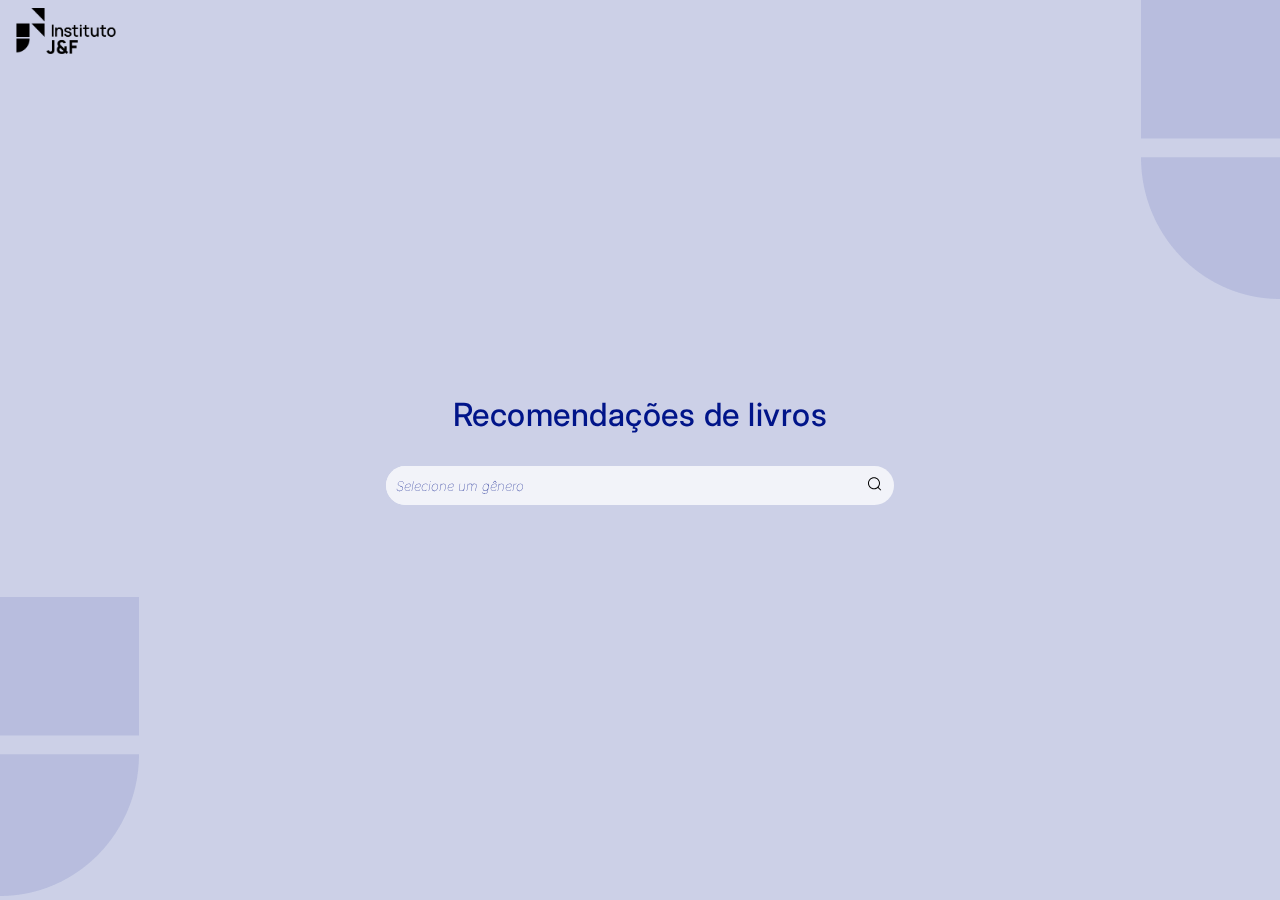
<file: html/index.html>
<!DOCTYPE html>
<html lang="pt-br">

<head>
    <meta charset="UTF-8">
    <meta name="viewport" content="width=device-width, initial-scale=1.0">
    <link rel="stylesheet"
        href="https://fonts.googleapis.com/css2?family=Material+Symbols+Outlined:opsz,wght,FILL,GRAD@24,400,0,0" />

    <title>Recomendações</title>
    <link rel="stylesheet" href="../css/style.css">
    <link rel="stylesheet"
        href="https://fonts.googleapis.com/css2?family=Material+Symbols+Outlined:opsz,wght,FILL,GRAD@24,400,0,0">
</head>

<body>
    <div id="imgTopRight"><img src="../img/img-top-right.png" alt=""></div>
    <img src="../img/Logo_JEF.png" id="logoInstituto" alt="Logo Instituto J&F">

    <main>

        <section>
            <h1>Recomendações de livros</h1>
            <div class="search">
                <input type="text" class="search__input" placeholder="Selecione um gênero">
                <button class="search__button" onclick="pesquisar()">
                    <svg class="search__icon" aria-hidden="true" viewBox="0 0 24 24">
                        <g>
                            <path
                                d="M21.53 20.47l-3.66-3.66C19.195 15.24 20 13.214 20 11c0-4.97-4.03-9-9-9s-9 4.03-9 9 4.03 9 9 9c2.215 0 4.24-.804 5.808-2.13l3.66 3.66c.147.146.34.22.53.22s.385-.073.53-.22c.295-.293.295-.767.002-1.06zM3.5 11c0-4.135 3.365-7.5 7.5-7.5s7.5 3.365 7.5 7.5-3.365 7.5-7.5 7.5-7.5-3.365-7.5-7.5z">
                            </path>
                        </g>
                    </svg>
                </button>
            </div>
        </section>

    </main>

    <script defer>
        function pesquisar() {
            const input = document.getElementsByClassName('search__input')[0]
            if (input.value.trim() != "") {
                sessionStorage.setItem("Gênero", input.value)
                open('recomendados.html', '_self')
            }

        }
    </script>

    <div id="imgBottomLeft"><img src="../img/img-bottom-left.png" alt=""></div>

</body>

</html>
</file>
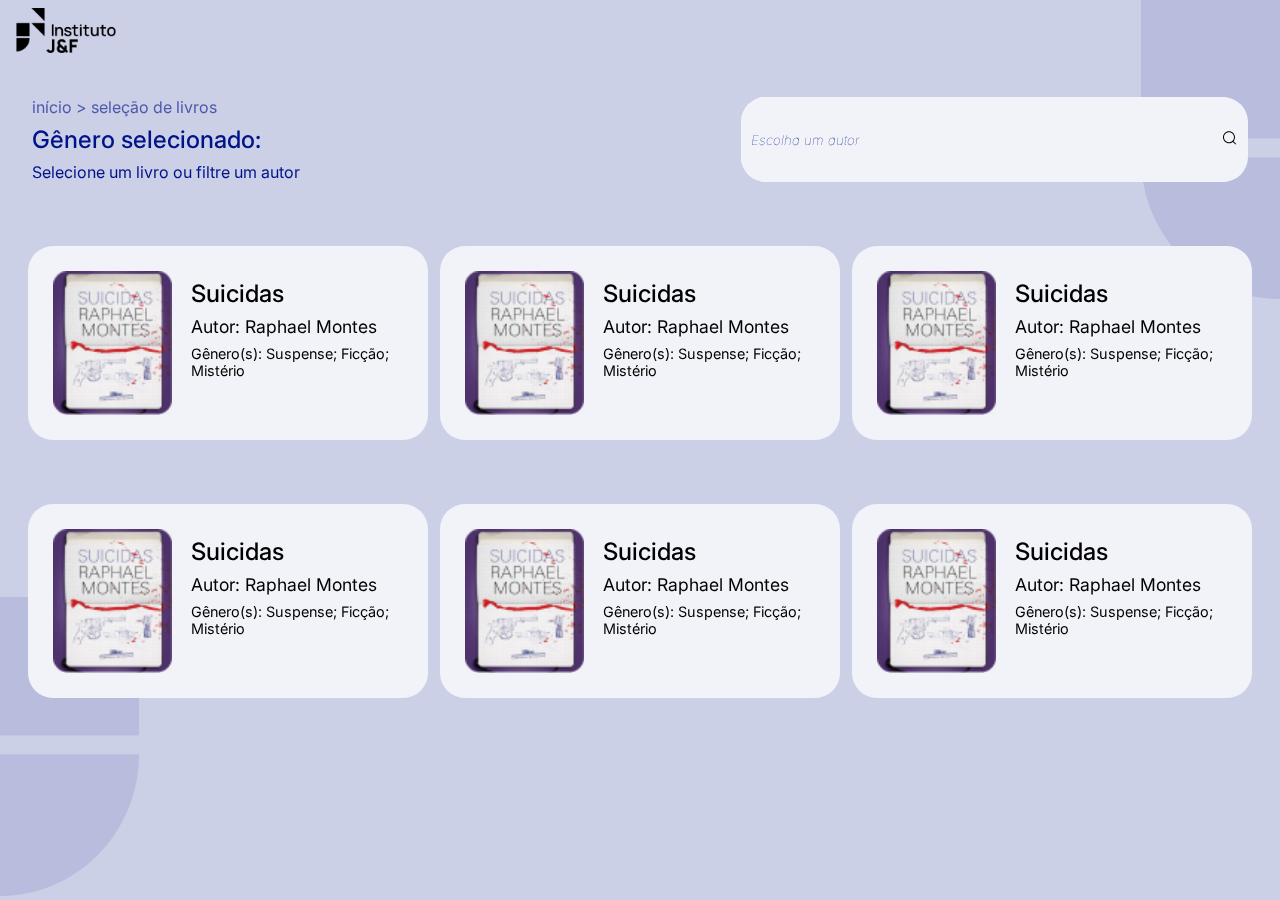
<file: html/recomendados.html>
<!DOCTYPE html>
<html lang="pt-br">

<head>
    <meta charset="UTF-8">
    <meta name="viewport" content="width=device-width, initial-scale=1.0">
    <title>Recomendações</title>
    <link rel="stylesheet" href="../css/recomendados.css">
    <link rel="stylesheet"
        href="https://fonts.googleapis.com/css2?family=Material+Symbols+Outlined:opsz,wght,FILL,GRAD@24,400,0,0">
</head>

<body>
    <div id="imgTopRight"><img src="../img/img-top-right.png" alt=""></div>
    <header>
        <img src="../img/Logo_JEF.png" alt="Logo Instituto J&F">
    </header>

    <main>
        <article>
            <div id="nav">
                <nav>
                    <p><a href="index.html">início</a> > seleção de livros</p>
                </nav>
                <h1>Gênero selecionado: <span id="genSelecionado"></span></h1>
                <p>Selecione um livro ou filtre um autor</p>
            </div>

            <div class="search">
                <input type="text" class="search__input" placeholder="Escolha um autor">
                <button class="search__button">
                    <svg class="search__icon" aria-hidden="true" viewBox="0 0 24 24">
                        <g>
                            <path
                                d="M21.53 20.47l-3.66-3.66C19.195 15.24 20 13.214 20 11c0-4.97-4.03-9-9-9s-9 4.03-9 9 4.03 9 9 9c2.215 0 4.24-.804 5.808-2.13l3.66 3.66c.147.146.34.22.53.22s.385-.073.53-.22c.295-.293.295-.767.002-1.06zM3.5 11c0-4.135 3.365-7.5 7.5-7.5s7.5 3.365 7.5 7.5-3.365 7.5-7.5 7.5-7.5-3.365-7.5-7.5z">
                            </path>
                        </g>
                    </svg>
                </button>
            </div>
        </article>

        <section>
            <div class="card">
                <img src="../img/capa.png" alt="Capa do livro" class="capaDoLivro">
                <div class="textos">
                    <h1>Suicidas</h1>
                    <h2>Autor: Raphael Montes</h2>
                    <h3>Gênero(s): Suspense; Ficção; Mistério</h3>
                </div>
            </div>
            <div class="card">
                <img src="../img/capa.png" alt="Capa do livro" class="capaDoLivro">
                <div class="textos">
                    <h1>Suicidas</h1>
                    <h2>Autor: Raphael Montes</h2>
                    <h3>Gênero(s): Suspense; Ficção; Mistério</h3>
                </div>
            </div>
            <div class="card">
                <img src="../img/capa.png" alt="Capa do livro" class="capaDoLivro">
                <div class="textos">
                    <h1>Suicidas</h1>
                    <h2>Autor: Raphael Montes</h2>
                    <h3>Gênero(s): Suspense; Ficção; Mistério</h3>
                </div>
            </div>
            <div class="card">
                <img src="../img/capa.png" alt="Capa do livro" class="capaDoLivro">
                <div class="textos">
                    <h1>Suicidas</h1>
                    <h2>Autor: Raphael Montes</h2>
                    <h3>Gênero(s): Suspense; Ficção; Mistério</h3>
                </div>
            </div>
            <div class="card">
                <img src="../img/capa.png" alt="Capa do livro" class="capaDoLivro">
                <div class="textos">
                    <h1>Suicidas</h1>
                    <h2>Autor: Raphael Montes</h2>
                    <h3>Gênero(s): Suspense; Ficção; Mistério</h3>
                </div>
            </div>
            <div class="card">
                <img src="../img/capa.png" alt="Capa do livro" class="capaDoLivro">
                <div class="textos">
                    <h1>Suicidas</h1>
                    <h2>Autor: Raphael Montes</h2>
                    <h3>Gênero(s): Suspense; Ficção; Mistério</h3>
                </div>
            </div>
        </section>

    </main>

    <div id="imgBottomLeft"><img src="../img/img-bottom-left.png" alt=""></div>
    <script defer>
        const gen = sessionStorage.getItem("Gênero")
        const enviarGen = document.getElementById("genSelecionado")
        enviarGen.innerText = gen
    </script>
</body>

</html>
</file>
<file: css/style.css>
@charset "UTF-8";
@import url('https://fonts.googleapis.com/css2?family=Inter:wght@100..900&display=swap');

:root {
    --azul100: #001489;
    --azul70: #4C5AAC;
    --azul20: #CCD0E7;
    --azul05: #F2F3F9;
}

* {
    margin: 0;
    padding: 0;
    box-sizing: border-box;
    font-family: "Inter", sans-serif;
}
body {
    background-color: var(--azul20);
}
#imgTopRight {
    position: fixed;
    justify-content: end;
    display: flex;
    width: 100vw;
    z-index: 1;
}

#imgBottomLeft {
    position: fixed;
    left: 0;
    bottom: 0;
    text-align: center;
}

#logoInstituto {
    width: 100px;
    margin-left: 1rem;
    position: absolute;
    margin-block: 0.5rem;
}

main {
    height: 100vh;
    justify-content: center;
    align-items: center;
    display: flex;
    text-align: center;
    z-index: 2;
    position: relative;
}

h1 {
    color: var(--azul100);
    letter-spacing: 0.48px;
    margin-bottom: 2rem;
    font-weight: 500;
    font-size: 2rem;
}

.search {
    margin: auto;
    display: flex;
    background-color: var(--azul05);
    width: max-content;
    border-radius: 25px;
}

.search__input {
    background-color: var(--azul05);
    padding: 0.7rem 1rem;
    outline: none;
    padding-inline: 10px;
    border: none;
    width: 30rem;
    border-radius: 25px;
    transition: all ease-in-out .5s;
}

input[type=text]::placeholder {
    font-style: italic;
    color: var(--azul100);
    font-weight: lighter;
}

.search__button {
    border: none;
    background-color: var(--azul05);
    margin-right: 10px;
    border-radius: 0px 25px 25px 0px;
}

.search__button:hover {
    cursor: pointer;
}

.search__icon {
    height: 1.2em;
    width: 1.3em;
}

@media screen and (max-width: 600px) {
    h1 {
        font-size: 1.5rem;
        margin-inline: 1rem;
    }

    main {
        margin: 0;
    }

    .search__input {
        width: 50vw;
    }

    input[type=text]::placeholder {
        font-size: 0.8rem;
    }
}

@media screen and (max-width: 330px) {
    h1 {
        font-size: 1.2rem;
        margin-inline: 1rem;
        margin-bottom: 1rem;
    }

    main {
        margin: 0;
    }

    .search__input {
        width: 70vw;
    }

    input[type=text]::placeholder {
        font-size: 0.8rem;
    }
}
</file>
<file: css/recomendados.css>
@charset "UTF-8";
@import url('https://fonts.googleapis.com/css2?family=Inter:wght@100..900&display=swap');

:root {
    --azul100: #001489;
    --azul70: #4C5AAC;
    --azul20: #CCD0E7;
    --azul05: #F2F3F9;
}

* {
    margin: 0;
    padding: 0;
    box-sizing: border-box;
    font-family: "Inter", sans-serif;
}

body {
    background-color: var(--azul20);
}

#imgTopRight {
    position: fixed;
    justify-content: end;
    display: flex;
    width: 100vw;
    z-index: 1;
}

#imgBottomLeft {
    position: fixed;
    left: 0;
    bottom: 0;
    text-align: center;
}

header img {
    height: 45px;
    width: 100px;
    margin-left: 1rem;
    margin-block: 0.5rem;
}

.search {
    display: flex;
    background-color: var(--azul05);
    width: max-content;
    border-radius: 25px;
}

.search__input {
    background-color: var(--azul05);
    padding: 0.7rem 1rem;
    outline: none;
    padding-inline: 10px;
    border: none;
    width: 30rem;
    border-radius: 25px;
    transition: all ease-in-out .5s;
}

input[type=text]::placeholder {
    font-style: italic;
    color: var(--azul100);
    font-weight: lighter;
}

.search__button {
    border: none;
    background-color: var(--azul05);
    margin-right: 10px;
    border-radius: 0px 25px 25px 0px;
}

.search__button:hover {
    cursor: pointer;
}

.search__icon {
    height: 1.2em;
    width: 1.3em;
}
nav > p, nav a {
    text-decoration: none;
    color: var(--azul70);
}
nav a {
    cursor: pointer;
}
main {
    z-index: 2;
    position: relative;
}
#nav > h1, #nav > p {
    color: var(--azul100);
}
#nav > h1 {
    margin-block: 0.5rem;
}

section {
    margin: 1rem;
    display: flex;
    flex-wrap: wrap;
    align-items: center;
    justify-content: space-evenly;
}

article {
    margin: 2rem;
    display: flex;
    justify-content: space-between;
}

.card {
    background-color: var(--azul05);
    width: 25rem;
    display: flex;
    border-radius: 25px;
    padding: 25px;
    margin-block: 2rem;
}

.capaDoLivro {
    width: 9rem;
    height: 9rem;
    margin-right: 1.2rem;
}
.textos {
    padding-block: 0.5rem;
}
h1 {
    font-size: 1.5rem;
    font-weight: 500;
}
h2 {
    font-size: 1.1rem;
    font-weight: 400;
    margin-block: 0.5rem;
}
h3 {
    font-size: 0.9rem;
    font-weight: 400;
}
</file>
